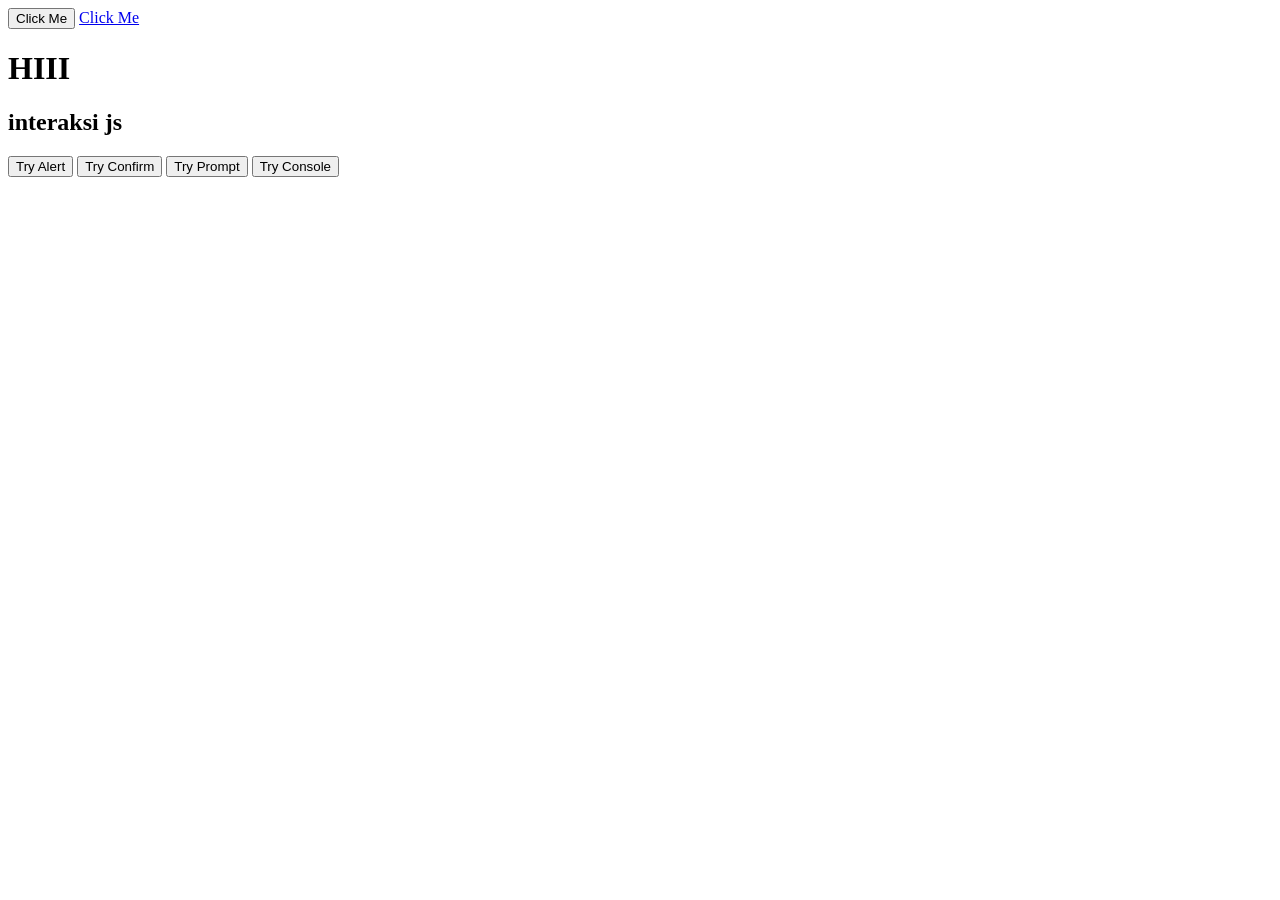
<file: contoh yaya/index.html>
<!DOCTYPE html>
<html lang="en">
<head>
    <meta charset="UTF-8">
    <meta name="viewport" content="width=device-width, initial-scale=1.0">
    <title>Belajar JS</title>

    <script>
        function greet() {alert('yeyy bisaa');}
    </script>

</head>
<body>
    <button onclick="greet()">Click Me</button>
    <a href="#"
    onclick="alert('hello')">Click Me</a>

    <!-- greeting -->
<h1 id="greeting"></h1>     
<h2>interaksi js</h2>
<button id="btnalert">Try Alert</button>
<button id="btnconfirm">Try Confirm</button>
<button id="btnprompt">Try Prompt</button>

<!-- yg try console gabisa karena macbook gabisa inspect :cc ,, TAPI SISA NYA BISA KOK! -->
<button id="btnconsole">Try Console</button> 


</body>
<script src="script.js"></script>
</html>
</file>
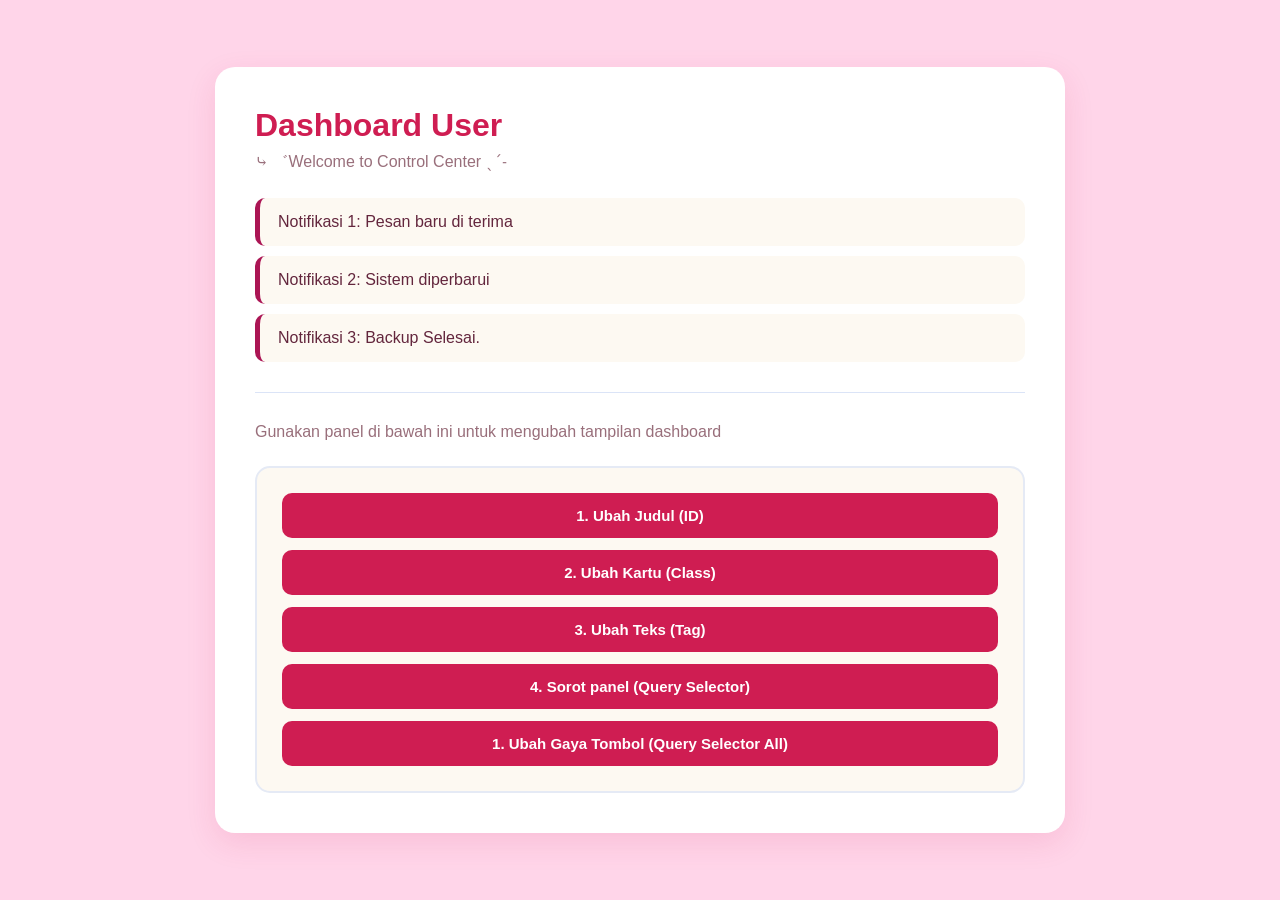
<file: DOM/index.html>
<!DOCTYPE html>
<html lang="id">
<head>
    <meta charset="UTF-8">
    <meta name="viewport" content="width=device-width, initial-scale=1.0">
    <title>Proyek</title>
    <link rel="stylesheet" href="style.css">
</head>
<body>
    
    <div class="container">
        <!-- elemen untuk diuji dengan getElementByID -->
         <div id="judul-dashboard">Dashboard User</div>
         <p class="fw-semibold">⤷ ゛Welcome to Control Center ˎˊ˗</p>

         <!-- elemen untuk diuji dengan getElemenByClassName -->
        <div class="kartu-notifikasi">Notifikasi 1: Pesan baru di terima</div>
        <div class="kartu-notifikasi">Notifikasi 2: Sistem diperbarui</div>
        <div class="kartu-notifikasi">Notifikasi 3: Backup Selesai.</div>

        <hr>

        <p>Gunakan panel di bawah ini untuk mengubah tampilan dashboard</p>

        <!-- elemen untuk diuji dengan querySelector -->
        <div class="panel-control">
            <!-- elemen untuk diuji dengan querySelectorAll -->
        <button class="tombol-aksi" id="btn-ubah-judul">1. Ubah Judul (ID)</button>
        <button class="tombol-aksi" id="btn-ubah-kartu">2. Ubah Kartu (Class)</button>
        <button class="tombol-aksi" id="btn-ubah-teks">3. Ubah Teks (Tag)</button>
        <button class="tombol-aksi" id="btn-ubah-panel">4. Sorot panel (Query Selector)</button>
        <button class="tombol-aksi" id="btn-ubah-judul">1. Ubah Gaya Tombol (Query Selector All)</button>
        </div>
    </div>
        <script src="script.js"></script>

</body>
</html>
</file>
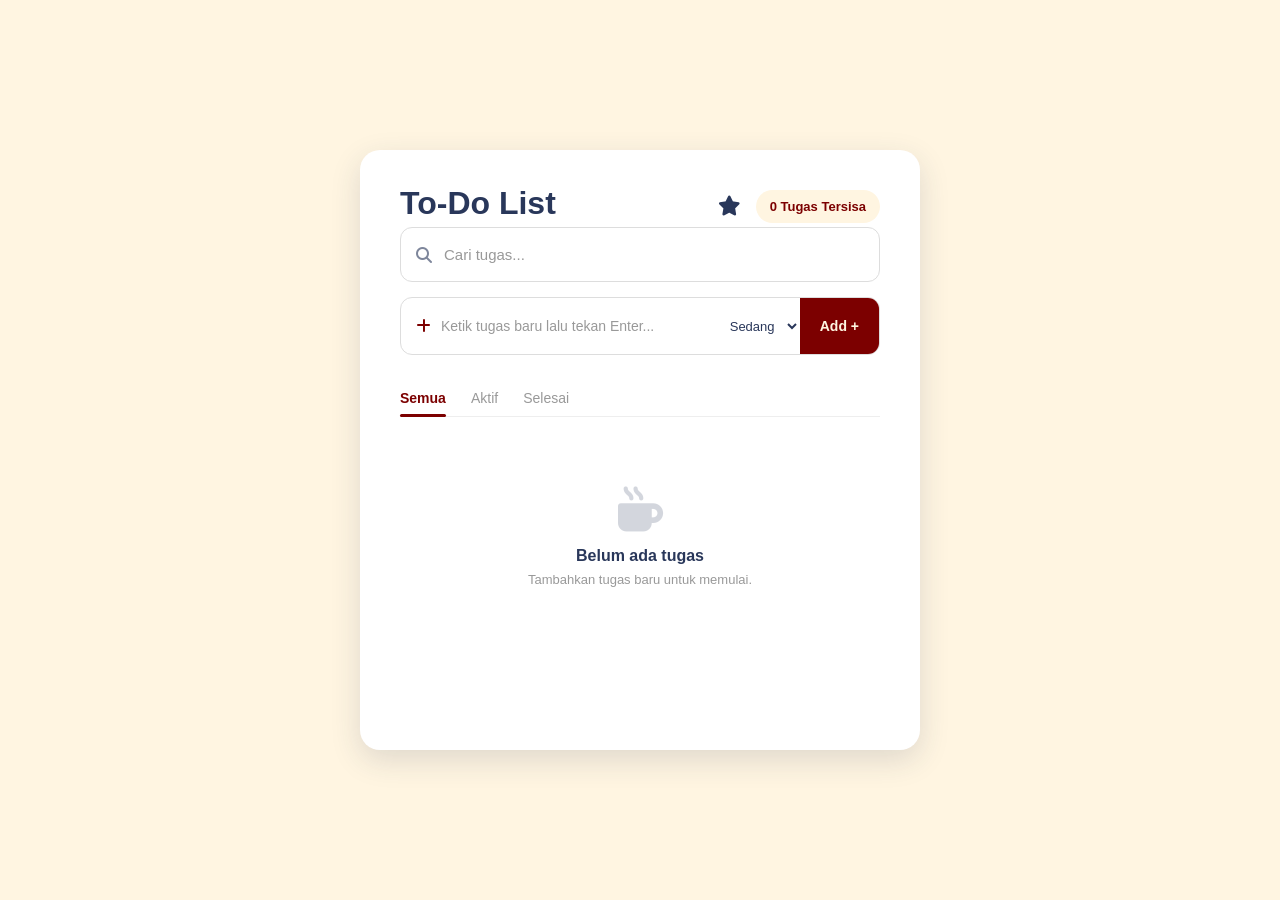
<file: ToDolist.html/index.html>
<!DOCTYPE html>
<html lang="id">

<head>
    <meta charset="UTF-8">
    <meta name="viewport" content="width=device-width, initial-scale=1.0">

    <title>To-Do List</title>

    <!-- CSS -->
    <link rel="stylesheet" href="style.css">

    <!-- Font Awesome untuk icon -->
    <link rel="stylesheet" href="https://cdnjs.cloudflare.com/ajax/libs/font-awesome/6.5.2/css/all.min.css">
</head>

<body>

    <div class="todo-container">

        <!-- HEADER -->
        <div class="header">

            <div>
                <h1>To-Do List</h1>
                <!-- <p id="date">Tuesday, 1 September 2026</p> -->
            </div>

            <div class="header-right">
                <i class="fa-solid fa-star"></i>

                <span class="task-count">
                    <span id="taskCount">0</span> Tugas Tersisa
                </span>
            </div>

        </div>


        <!-- GARIS -->
        <!-- <div class="line"></div> -->


        <!-- SEARCH -->
        <div class="search-box">

            <i class="fa-solid fa-magnifying-glass"></i>

            <input type="text" id="searchInput" placeholder="Cari tugas...">

        </div>


        <!-- INPUT TUGAS -->
        <div class="add-task">

            <i class="fa-solid fa-plus"></i>

            <input type="text" id="taskInput" placeholder="Ketik tugas baru lalu tekan Enter...">

            <select id="priority">
                <option value="sedang">Sedang</option>
                <option value="tinggi">Tinggi</option>
                <option value="rendah">Rendah</option>
            </select>

            <button id="addButton">
                Add +
            </button>

        </div>


        <!-- FILTER -->
        <div class="filter">

            <button class="filter-btn active" data-filter="all">
                Semua
            </button>

            <button class="filter-btn" data-filter="active">
                Aktif
            </button>

            <button class="filter-btn" data-filter="completed">
                Selesai
            </button>

        </div>


        <!-- DAFTAR TUGAS -->
        <div class="task-list">

            <ul id="taskList">
                <!-- Tugas akan ditambahkan menggunakan JavaScript -->
            </ul>

        </div>


        <!-- EMPTY STATE -->
        <div class="task-list">
            <ul id="taskList">
                <!-- Tugas akan muncul di sini -->
            </ul>
        </div>

        <div class="empty-state" id="emptyState">
            <i class="fa-solid fa-mug-hot"></i>

            <h3>Belum ada tugas</h3>

            <p>Tambahkan tugas baru untuk memulai.</p>
        </div>

        <ul id="taskList"></ul>

    </div>




    <!-- JAVASCRIPT -->
    <script src="script.js"></script>

</body>

</html>
</file>
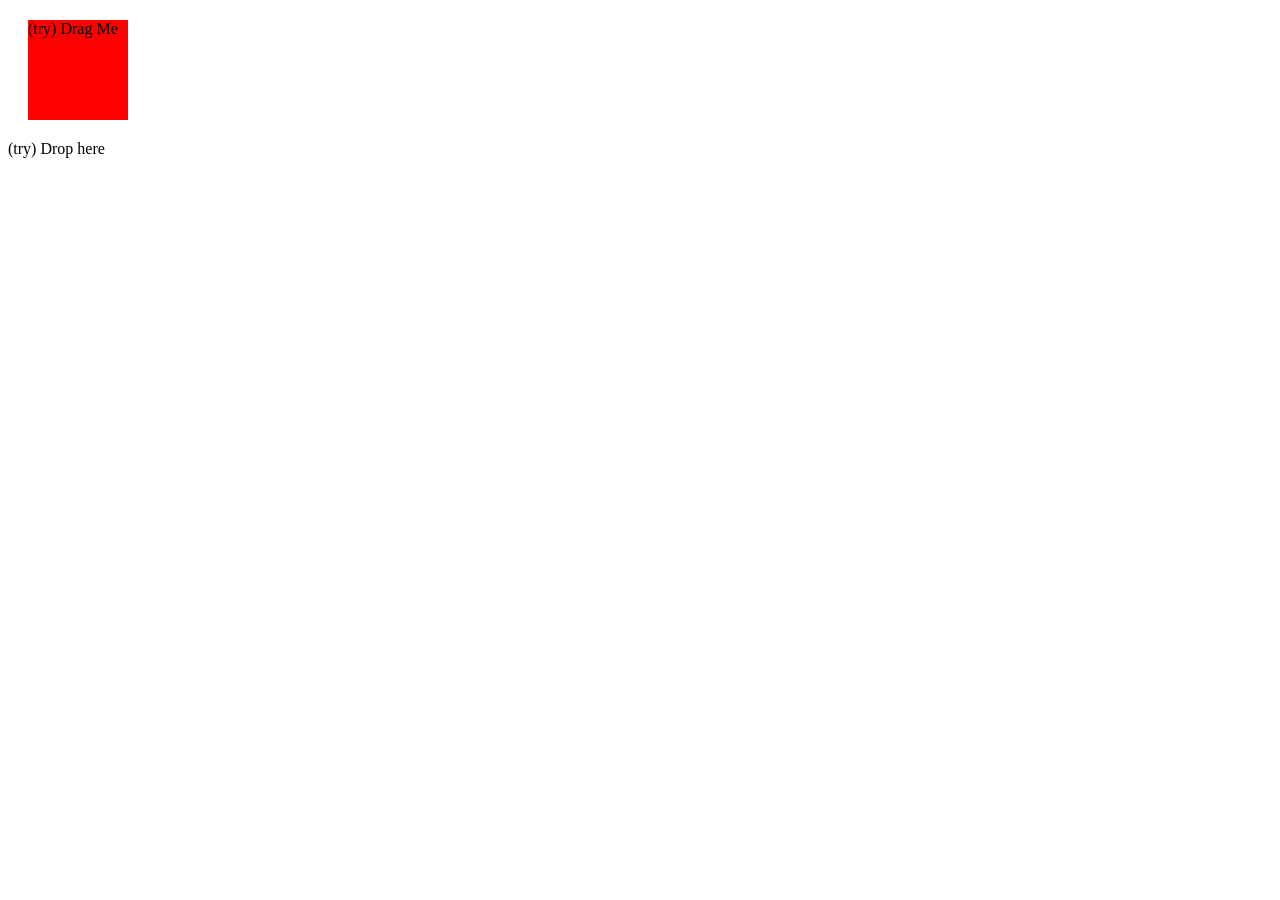
<file: Event handling/dragdrop.html>
<!DOCTYPE html>
<html lang="en">
<head>

    <title>Contoh Drag & Drop event</title>
    <style>
        #drag1 {
            width: 100px;
            height: 100px;
            background-color: red;
            margin: 20px;
            cursor: move;
        }

        #dropzone {
            width:200px;
            height:200px;
            border:2px dashed #000;
            margin:20px;
        }

    </style>

</head>
<body>
    
    <div id="drag1" draggable="true"> (try) Drag Me </div>
    <div> (try) Drop here </div>

    <script>
        const dragItem = document.getElementById("drag1");
        const dropzone = document.getElementById("dropzone");
        //event saat elemen mulai di seret
        dragItem.addEventListener("dragstart", function (){
            event.dataTransfer.setData("text/plain", event.target.id);
            console.log("Elemen mulai di seret.");
        });

        //event saat elemen berada di atas drop zone 
        dropZone.addEventListener("dragover", function (event){
            // event.preventDefault(); mencegah aksi default untuk memungkinkan drop 
            console.log("elemen berada di atas drop zone.");
        });

        //event saat elemen dilepaskan di drop zone 
        dropZone.addEventListener("drop", function (event){
           event.preventDefault ();
           const data = event.dataTransfer.getData("Text/plain");
           const draggedElement = document.getElementById(data);
           dropzone.appendChild (draggedElement);
           console.log("Elemen dilepaskan di drop zone.");
        });

        //event saat elemen yang diseret meninggalkan drop zone 
        dropZone.addEventListener("dragleave", function (){
            console.log("elemen meninggalkan drop zone.");
        });

        // event saat elemen selesai di seret 
        dragItem.addEventListener("dragend", function (){
            console.log ("elemen selesai di drag");
        });
        
    </script>
</body>
</html>
</file>
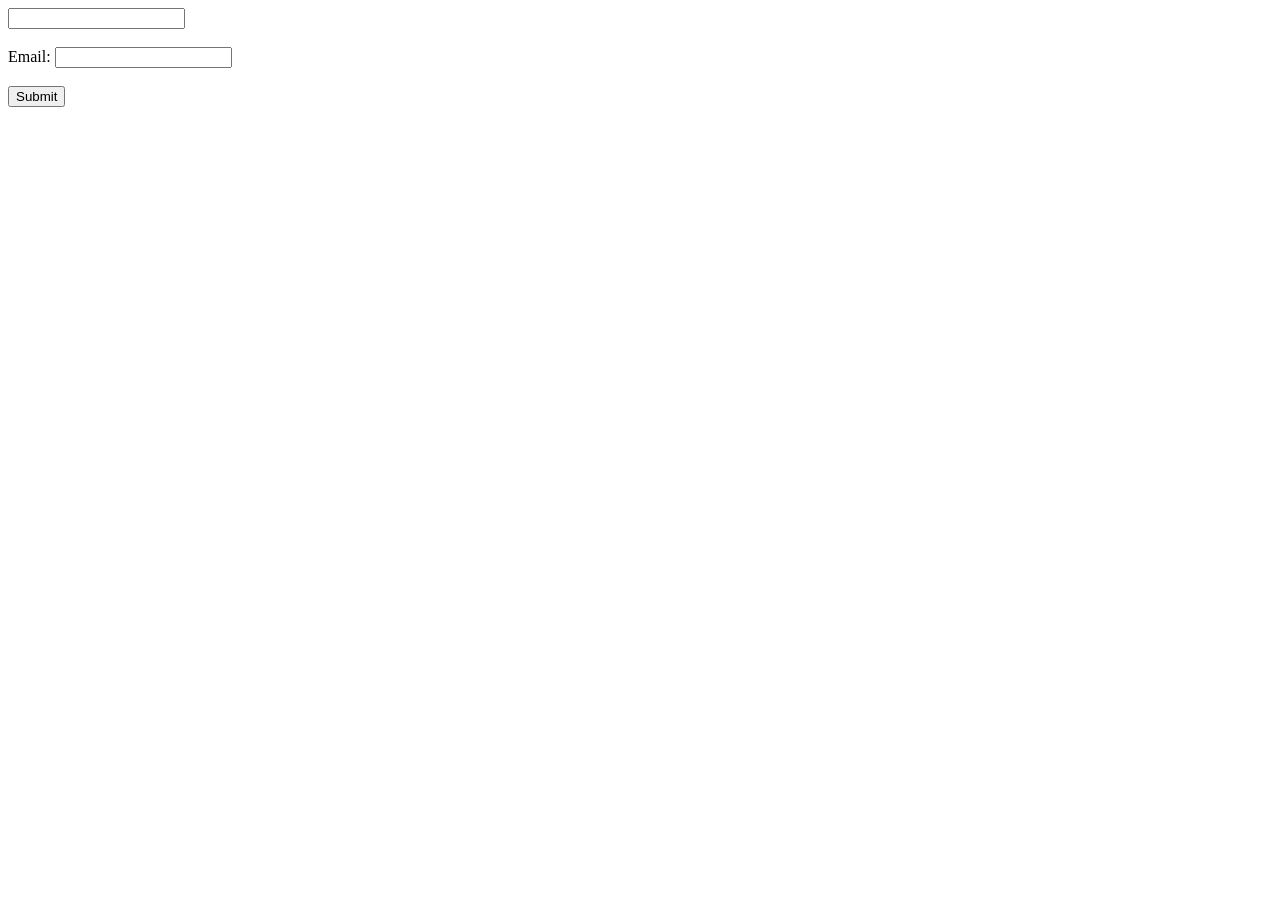
<file: Event handling/formevnt.html>
<!DOCTYPE html>
<html lang="en">

<head>
    <title>Contoh Event Form</title>

    <script>

        function validateForm(event) {
            event.preventDefault(); //mencegah form dari pengiriman default

            const name = document.getElementById("name").value;
            const email = document.getElementById("email").value;

            if (name === "" || email === "") {
                alert("Nama dan email harus diisi!");
            } else {
                // logika untuk mengirim form bisa ditambahkan di sini
            }
        }

        document.addEventListener("DOMContentLoaded", function () {
            const form = document.getElementById("myForm");
            form.addEventListener("submit", validateForm);
        })

        </script>
    </head>
    <body>

        <form id="myForm">
        <label for="name"></label>
        <input type="text" id="name" name="name"><br><br>
        <label for="email">Email:</label>
        <input type="email" id="email" name="email"><br><br>
        <input type="submit" value="Submit">
        </form>
    </body>
    </html>
</file>
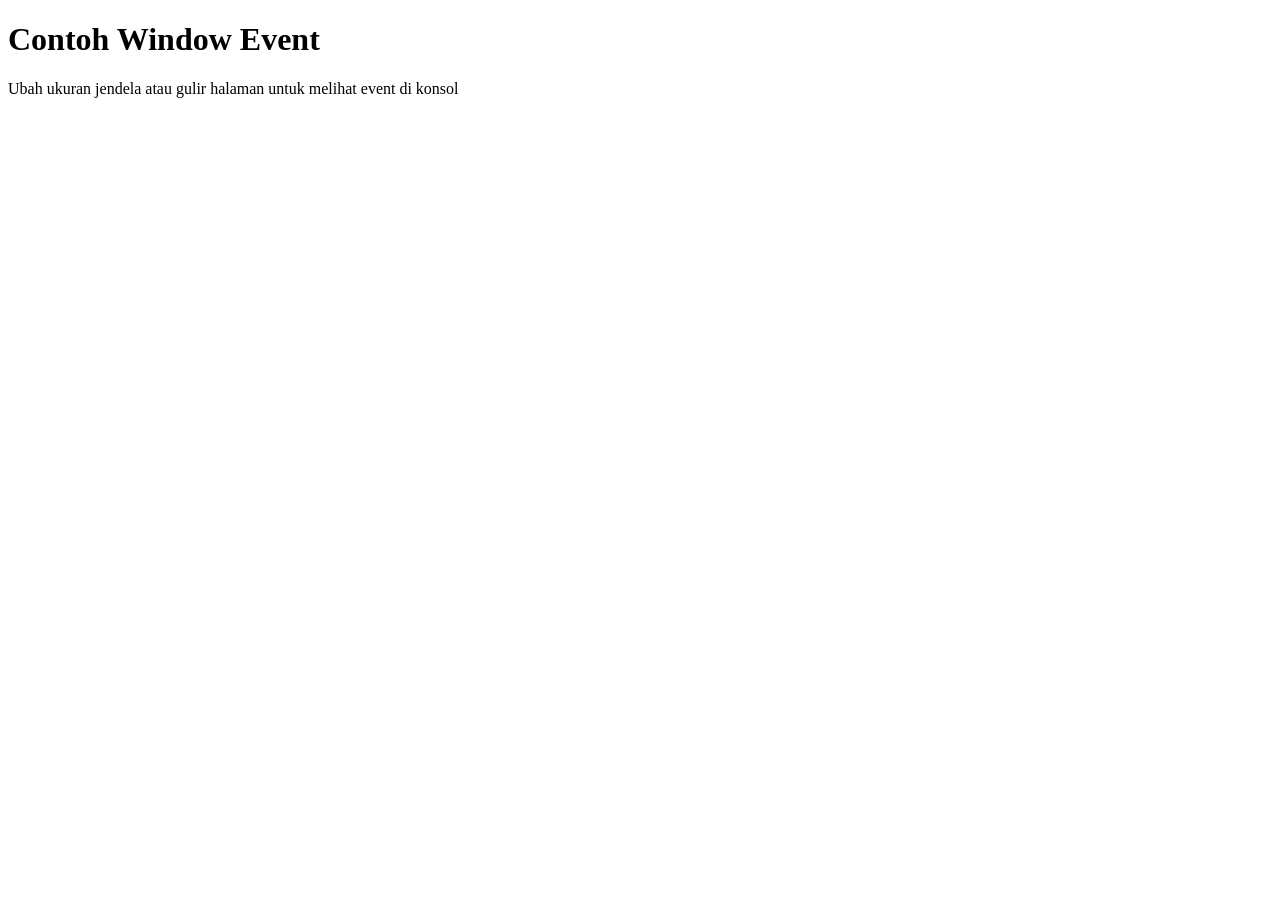
<file: Event handling/windowevnt.html>
<!DOCTYPE html>
<html lang="en">

<head>
    <title>Contoh Window Event</title>
    <script>
        //event 'load' terjadi ketika seluruh halaman telah dimuat
        window.addEventListener("load", function () {
            console.log("Halaman telah dimuat sepenuhnya.");
        });

        //event 'unload' terjadi ketika halaman akan ditutup atau diganti 
        window.addEventListener("unload", function () {
            console.log("Halaman akan di tutup.");
        });

        //event 'resize' terjadi ketika ukuran jendela diubah 
        window.addEventListener("resize", function () {
            console.log("ukuran jendela telah diubah.");
        });

        //event 'scroll' terjadi ketika pengguna menggulir halaman
        window.addEventListener("scroll", function () {
            console.log("Halaman sedang digulir.");
        });

        //event 'beforeunload' terjadi sebelum halaman akan ditutup
        window.addEventListener("beforeunload", function (){
            event.preventDefault(); //dibutuhkan untuk berberapa browser
            event.returnValue = ''; //standar modern untuk menampilkan dialog konfirmasi
            console.log("pengguna mencoba meninggalkan halaman.");
        });
    </script>

</head>
<body>
    <h1>Contoh Window Event</h1>
    <p>Ubah ukuran jendela atau gulir halaman untuk melihat event di konsol</p>
</body>
</html>
</file>
<file: DOM/style.css>
/* ===== RESET ===== */
* {
    margin: 0;
    padding: 0;
    box-sizing: border-box;
}

/* ===== BODY ===== */
body {
    font-family: Arial, Helvetica, sans-serif;
    background-color: #ffd5e9;
    color: #dd196b;
    min-height: 100vh;

    display: flex;
    justify-content: center;
    align-items: center;
}

/* ===== CONTAINER ===== */
.container {
    width: 90%;
    max-width: 850px;
    background-color: #ffffff;
    padding: 40px;
    border-radius: 20px;

    box-shadow: 0 10px 30px rgba(207, 29, 94, 0.12);
}

/* ===== JUDUL ===== */
#judul-dashboard {
    font-size: 32px;
    font-weight: bold;
    color: #cf1d52;
    margin-bottom: 8px;
}

.container > p {
    color: #996f7b;
    margin-bottom: 25px;
}

/* ===== KARTU NOTIFIKASI ===== */
.kartu-notifikasi {
    background-color: #FDF9F2;
    border-left: 5px solid #ab1554;

    padding: 15px 18px;
    margin: 10px 0;

    border-radius: 10px;
    color: #63263d;

    transition: 0.25s ease;
}

.kartu-notifikasi:hover {
    transform: translateX(5px);
    background-color: #ffeef5;
}

/* ===== GARIS ===== */
hr {
    border: none;
    height: 1px;
    background-color: #dbe4f7;
    margin: 30px 0;
}

/* ===== PANEL ===== */
.panel-control {
    background-color: #FDF9F2;
    border: 2px solid #e5eaf5;

    padding: 25px;
    margin-top: 20px;

    border-radius: 15px;

    display: flex;
    flex-direction: column;
    gap: 12px;

    transition: 0.3s ease;
}

/* ===== BUTTON ===== */
.tombol-aksi {
    border: none;
    background-color: #cf1d52;
    color: #ffffff;

    padding: 14px 18px;
    border-radius: 10px;

    font-size: 15px;
    font-weight: bold;

    cursor: pointer;
    transition: 0.25s ease;
}

/* Hover */
.tombol-aksi:hover {
    background-color: #8e1338;
    transform: translateY(-2px);

    box-shadow: 0 6px 15px rgba(29, 86, 207, 0.2);
}

/* Saat ditekan */
.tombol-aksi:active {
    transform: translateY(0);
}

/* ===== RESPONSIVE ===== */
@media (max-width: 600px) {
    .container {
        padding: 25px;
    }

    #judul-dashboard {
        font-size: 26px;
    }

    .tombol-aksi {
        font-size: 14px;
    }
}
</file>
<file: ToDolist.html/style.css>
* {
    margin: 0;
    padding: 0;
    box-sizing: border-box;
}

body {
    font-family: Arial, sans-serif;
    background-color: #FFF5E1;
    min-height: 100vh;

    display: flex;
    justify-content: center;
    align-items: center;

    color: #29375A;
}

/* CONTAINER */
.todo-container {
    width: 560px;
    min-height: 600px;

    background-color: white;
    border-radius: 20px;
    padding: 35px 40px;

    box-shadow: 0 10px 30px rgba(41, 55, 90, 0.15);
}


/* HEADER */
.header {
    display: flex;
    justify-content: space-between;
    align-items: center;
}

.header h1 {
    font-size: 32px;
    color: #29375A;
    margin-bottom: 5px;
}

.header p {
    color: #777;
    font-size: 14px;
}

.header-right {
    display: flex;
    align-items: center;
    gap: 15px;
}

.header-right i {
    font-size: 20px;
    color: #29375A;
}

.task-count {
    background-color: #FFF5E1;
    color: #7C0000;

    padding: 9px 14px;
    border-radius: 20px;

    font-size: 13px;
    font-weight: bold;
}


/* GARIS */
.line {
    width: 100%;
    height: 3px;

    background-color: #29375A;

    margin: 22px 0;
    opacity: 0.15;
}


/* SEARCH */
.search-box {
    display: flex;
    align-items: center;

    border: 1px solid #ddd;
    border-radius: 12px;

    padding: 0 15px;
    height: 55px;

    margin-bottom: 15px;
}

.search-box i {
    color: #29375A;
    opacity: 0.6;
}

.search-box input {
    border: none;
    outline: none;

    width: 100%;
    height: 100%;

    padding-left: 12px;

    font-size: 15px;
}

.search-box input::placeholder {
    color: #999;
}


/* TAMBAH TUGAS */
.add-task {
    display: flex;
    align-items: center;

    border: 1px solid #ddd;
    border-radius: 12px;

    height: 58px;
    padding-left: 15px;

    overflow: hidden;
}

.add-task > i {
    color: #7C0000;
    margin-right: 10px;
}

.add-task input {
    border: none;
    outline: none;

    flex: 1;
    height: 100%;

    font-size: 14px;
}

.add-task input::placeholder {
    color: #999;
}


/* PRIORITY */
.add-task select {
    border: none;
    outline: none;

    background-color: white;
    color: #29375A;

    font-size: 13px;

    padding: 8px;
    cursor: pointer;
}


/* BUTTON TAMBAH */
.add-task button {
    height: 100%;

    border: none;
    padding: 0 20px;

    background-color: #7C0000;
    color: #FFF5E1;

    font-weight: bold;
    font-size: 14px;

    cursor: pointer;

    transition: 0.2s;
}

.add-task button:hover {
    background-color: #29375A;
}


/* FILTER */
.filter {
    display: flex;
    gap: 25px;

    margin-top: 25px;
    margin-bottom: 15px;

    border-bottom: 1px solid #eee;
}

.filter-btn {
    border: none;
    background: none;

    padding: 10px 0;

    color: #777;

    font-size: 14px;
    cursor: pointer;

    position: relative;
}

.filter-btn.active {
    color: #7C0000;
    font-weight: bold;
}

.filter-btn.active::after {
    content: "";

    position: absolute;
    left: 0;
    bottom: -1px;

    width: 100%;
    height: 3px;

    background-color: #7C0000;
    border-radius: 5px;
}


/* TASK LIST */
.task-list ul {
    list-style: none;
}

.task-list li {
    display: flex;
    align-items: center;
    justify-content: space-between;

    background-color: #FFF5E1;

    padding: 15px;
    margin-bottom: 10px;

    border-radius: 10px;

    color: #29375A;
}


/* TEKS TUGAS */
.task-text {
    flex: 1;
    cursor: pointer;

    font-size: 15px;
}


/* TUGAS SELESAI */
.task-list li.completed .task-text {
    text-decoration: line-through;
    color: #999;
}


/* TOMBOL HAPUS */
.delete-btn {
    border: none;

    background-color: #7C0000;
    color: white;

    padding: 7px 12px;

    border-radius: 6px;

    cursor: pointer;
}

.delete-btn:hover {
    background-color: #29375A;
}


/* EMPTY STATE */
.empty-state {
    text-align: center;

    margin-top: 70px;

    color: #999;
}

.empty-state i {
    font-size: 45px;

    color: #29375A;
    opacity: 0.2;

    margin-bottom: 15px;
}

.empty-state h3 {
    color: #29375A;
    font-size: 16px;

    margin-bottom: 7px;
}

.empty-state p {
    font-size: 13px;
}


/* RESPONSIVE */
@media (max-width: 600px) {

    .todo-container {
        width: 90%;
        padding: 25px 20px;
    }

    .header h1 {
        font-size: 26px;
    }

    .add-task select {
        display: none;
    }

    .add-task button {
        padding: 0 15px;
    }
}

/* FILTER */
.filter {
    display: flex;
    gap: 25px;
    margin-top: 25px;
    margin-bottom: 15px;
    border-bottom: 1px solid #eee;
}

.filter-btn {
    border: none;
    background: none;

    padding: 10px 0;

    color: #999;
    font-size: 14px;
    cursor: pointer;

    position: relative;
    transition: 0.2s;
}


/* HOVER */
.filter-btn:hover {
    color: #7C0000;
}

.task-item {
    display: flex;
    align-items: center;
    gap: 12px;
}

.task-checkbox {
    width: 18px;
    height: 18px;
    accent-color: #7C0000;
    cursor: pointer;
}

.task-text {
    flex: 1;
    color: #29375A;
}

/* Kalau tugas sudah dicentang */
.task-item.completed .task-text {
    text-decoration: line-through;
    color: #999;
}

.task-item {
    display: flex;
    align-items: center;
    gap: 12px;
}

.task-checkbox {
    width: 18px;
    height: 18px;
    cursor: pointer;
    accent-color: #7C0000;
}

.task-text {
    flex: 1;
    color: #29375A;
}

/* Kalau dicentang */
.task-item.completed .task-text {
    text-decoration: line-through;
    color: #999;
}

/* PROGRESS BAR */
/* .progress-bar {
    width: 100%;
    height: 6px;

    background-color: #ddd;
    border-radius: 10px;

    margin: 22px 0;

    overflow: hidden;
}

.progress-fill {
    width: 0%;
    height: 100%;

    background-color: #7C0000;
    border-radius: 10px;

    transition: width 0.4s ease;
} */
</file>
